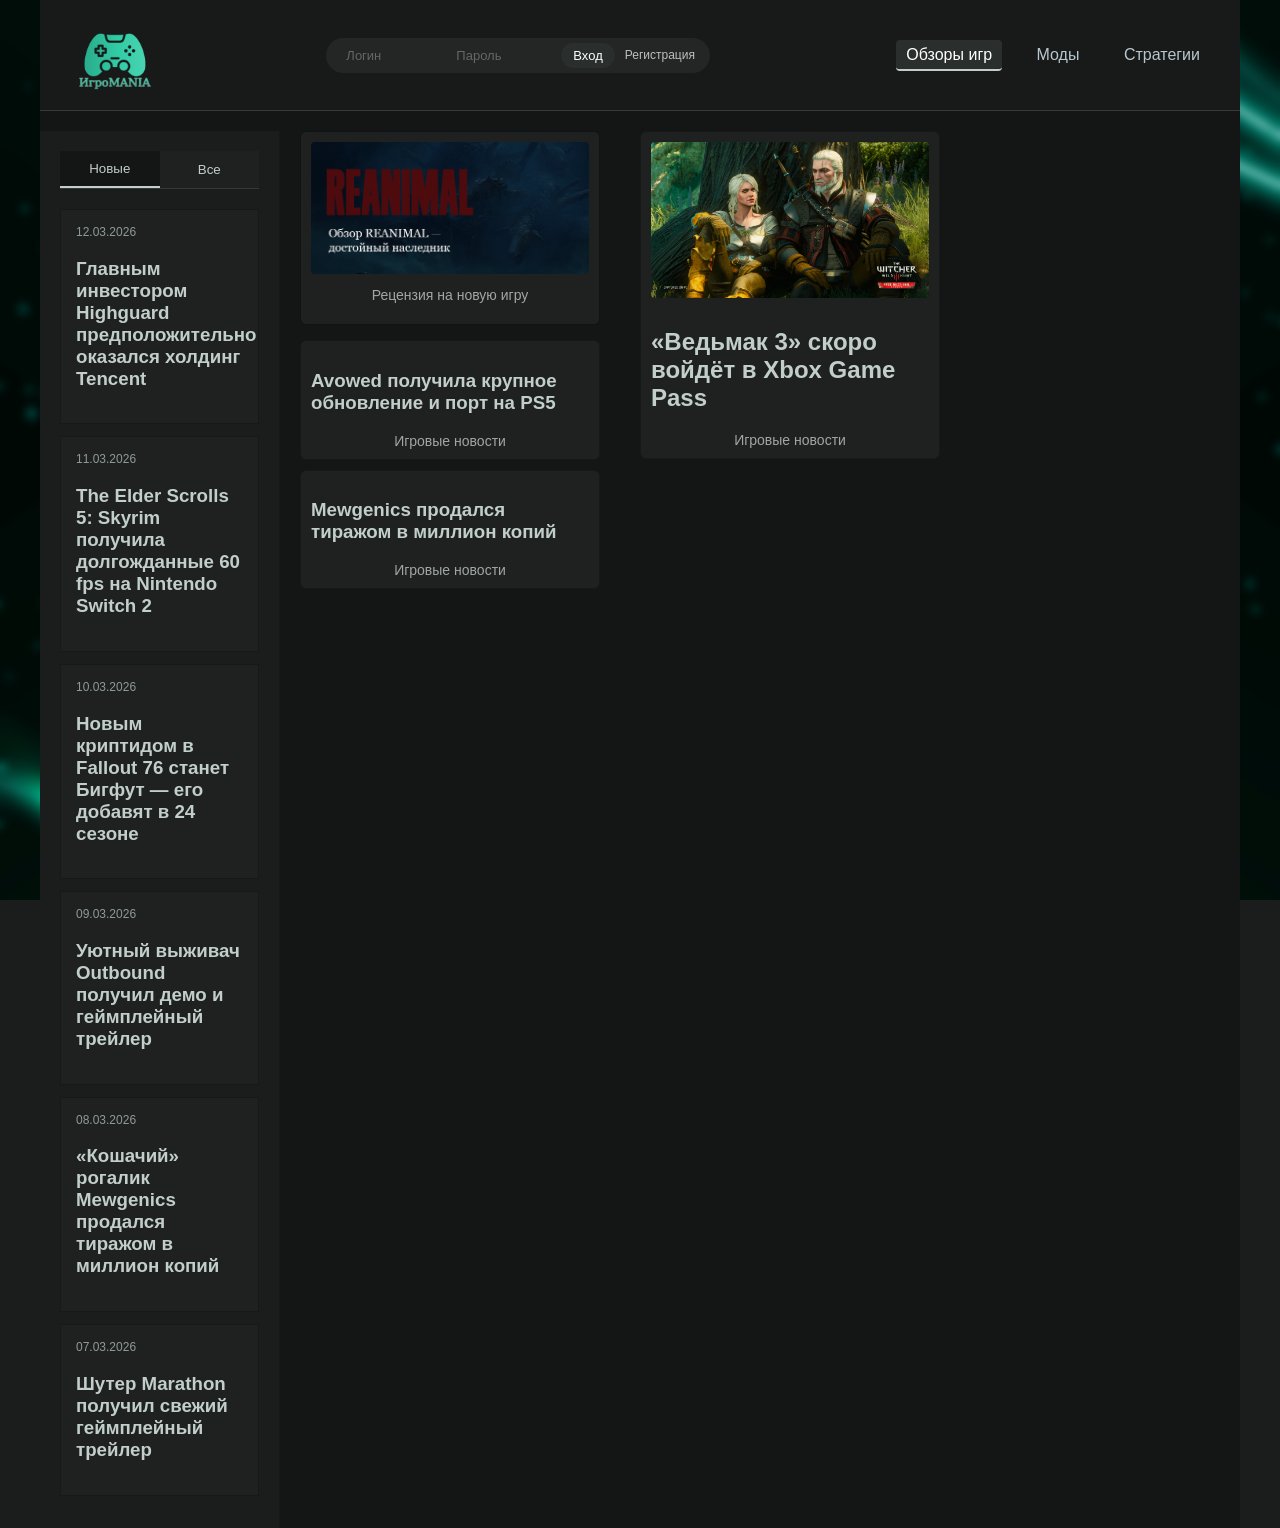
<file: index.html>
<!DOCTYPE html>
<html lang="ru">
<head>
    <meta charset="UTF-8">
    <meta name="viewport" content="width=device-width, initial-scale=1.0">
    <title>ИгроМания — новости, обзоры и моды игр</title>
    <meta name="description" content="ИгроМания — сайт с игровыми новостями, обзорами игр, модами и стратегиями.">
    <link rel="stylesheet" href="style.css">
</head>
<body>
    <div class="wrapper">
        <header class="header">
    <div class="header-left">
        <a href="index.html" class="logo-link">
            <img src="images/logo.png" alt="ИгроМания" class="logo-img">
        </a>
    </div>

    <div class="header-center">
        <div class="auth-box">
            <input type="text" placeholder="Логин" class="auth-input">
            <input type="password" placeholder="Пароль" class="auth-input">
            <button class="auth-btn">Вход</button>
            <a href="#" class="reg-link">Регистрация</a>
        </div>
    </div>
    
    <div class="header-right">
        <nav class="nav">
            <a href="index.html" class="nav-link active">Обзоры игр</a>
            <a href="mods.html" class="nav-link">Моды</a>
            <a href="guides.html" class="nav-link">Стратегии</a>
        </nav>
        <button class="menu-toggle">&#9776;</button>
    </div>
</header>

       <!-- Мобильное меню -->
<div class="mobile-sidebar" style="display: none;">
    <div class="news-tabs">
        <button id="newBtnMobile" class="tab active">Новые</button>
        <button class="close-mobile-sidebar">&#10005;</button> 
        <button id="allBtnMobile" class="tab">Все</button>
    </div>
    
    <div class="mobile-auth">
        <input type="text" placeholder="Логин" class="auth-input-mobile">
        <input type="password" placeholder="Пароль" class="auth-input-mobile">
        <button class="auth-btn-mobile">Вход</button>
    </div>

    <nav class="mobile-nav" style="display: flex; flex-direction: column; gap: 15px; padding: 20px;">
        <a href="index.html" style="color: white; text-decoration: none; font-size: 20px;">Обзоры игр</a>
        <a href="mods.html" style="color: white; text-decoration: none; font-size: 20px;">Моды</a>
        <a href="guides.html" style="color: white; text-decoration: none; font-size: 20px;">Стратегии</a>
    </nav>
    <section id="newsContainerMobile"></section>
</div>

        <div class="container">
            <!-- Левая панель (ПК) -->
            <aside class="sidebar">
                <div class="news-tabs">
                    <button id="newBtn" class="tab active">Новые</button>
                    <button id="allBtn" class="tab">Все</button>
                </div>
                <section id="newsContainer">
                    <article class="sidebar-item">
                        <div class="news-date">12.03.2026</div>
                        <h3>Главным инвестором Highguard предположительно оказался холдинг Tencent</h3>
                    </article>
                    <article class="sidebar-item">
                        <div class="news-date">11.03.2026</div>
                        <h3>The Elder Scrolls 5: Skyrim получила долгожданные 60 fps на Nintendo Switch 2</h3>
                    </article>
                    <article class="sidebar-item">
                        <div class="news-date">10.03.2026</div>
                        <h3>Новым криптидом в Fallout 76 станет Бигфут — его добавят в 24 сезоне</h3>
                    </article>
                    <article class="sidebar-item">
                        <div class="news-date">09.03.2026</div>
                        <h3>Уютный выживач Outbound получил демо и геймплейный трейлер</h3>
                    </article>
                    <article class="sidebar-item">
                        <div class="news-date">08.03.2026</div>
                        <h3>«Кошачий» рогалик Mewgenics продался тиражом в миллион копий</h3>
                    </article>
                    <article class="sidebar-item">
                        <div class="news-date">07.03.2026</div>
                        <h3>Шутер Marathon получил свежий геймплейный трейлер</h3>
                    </article>
                </section>
            </aside>

            <!-- Основная часть -->
            <main class="main-content">
                <div class="left-column">
                    <a href="reanimal_review.html" class="main-article-link">
                        <article class="main-article">
                            <img src="images/main_article.png" alt="Рецензия на ReAnimal">
                            <h2 class="article-title">Рецензия на новую игру</h2>
                        </article>
                    </a>

                    <section class="bottom-cards">
                        <article class="card">
                            <h3>Avowed получила крупное обновление и порт на PS5</h3>
                            <div class="card-title">Игровые новости</div>
                        </article>
                        <article class="card">
                            <h3>Mewgenics продался тиражом в миллион копий</h3>
                            <div class="card-title">Игровые новости</div>
                        </article>
                    </section>
                </div>

                <div class="right-column">
                    <article class="top-card">
                        <img src="images/witcher3.png" alt="Ведьмак 3">
                        <h2>«Ведьмак 3» скоро войдёт в Xbox Game Pass</h2>
                        <div class="card-title">Игровые новости</div>
                    </article>
                </div>
            </main>
        </div>
    </div>

    <script src="script.js"></script>
</body>
</html>
</file>
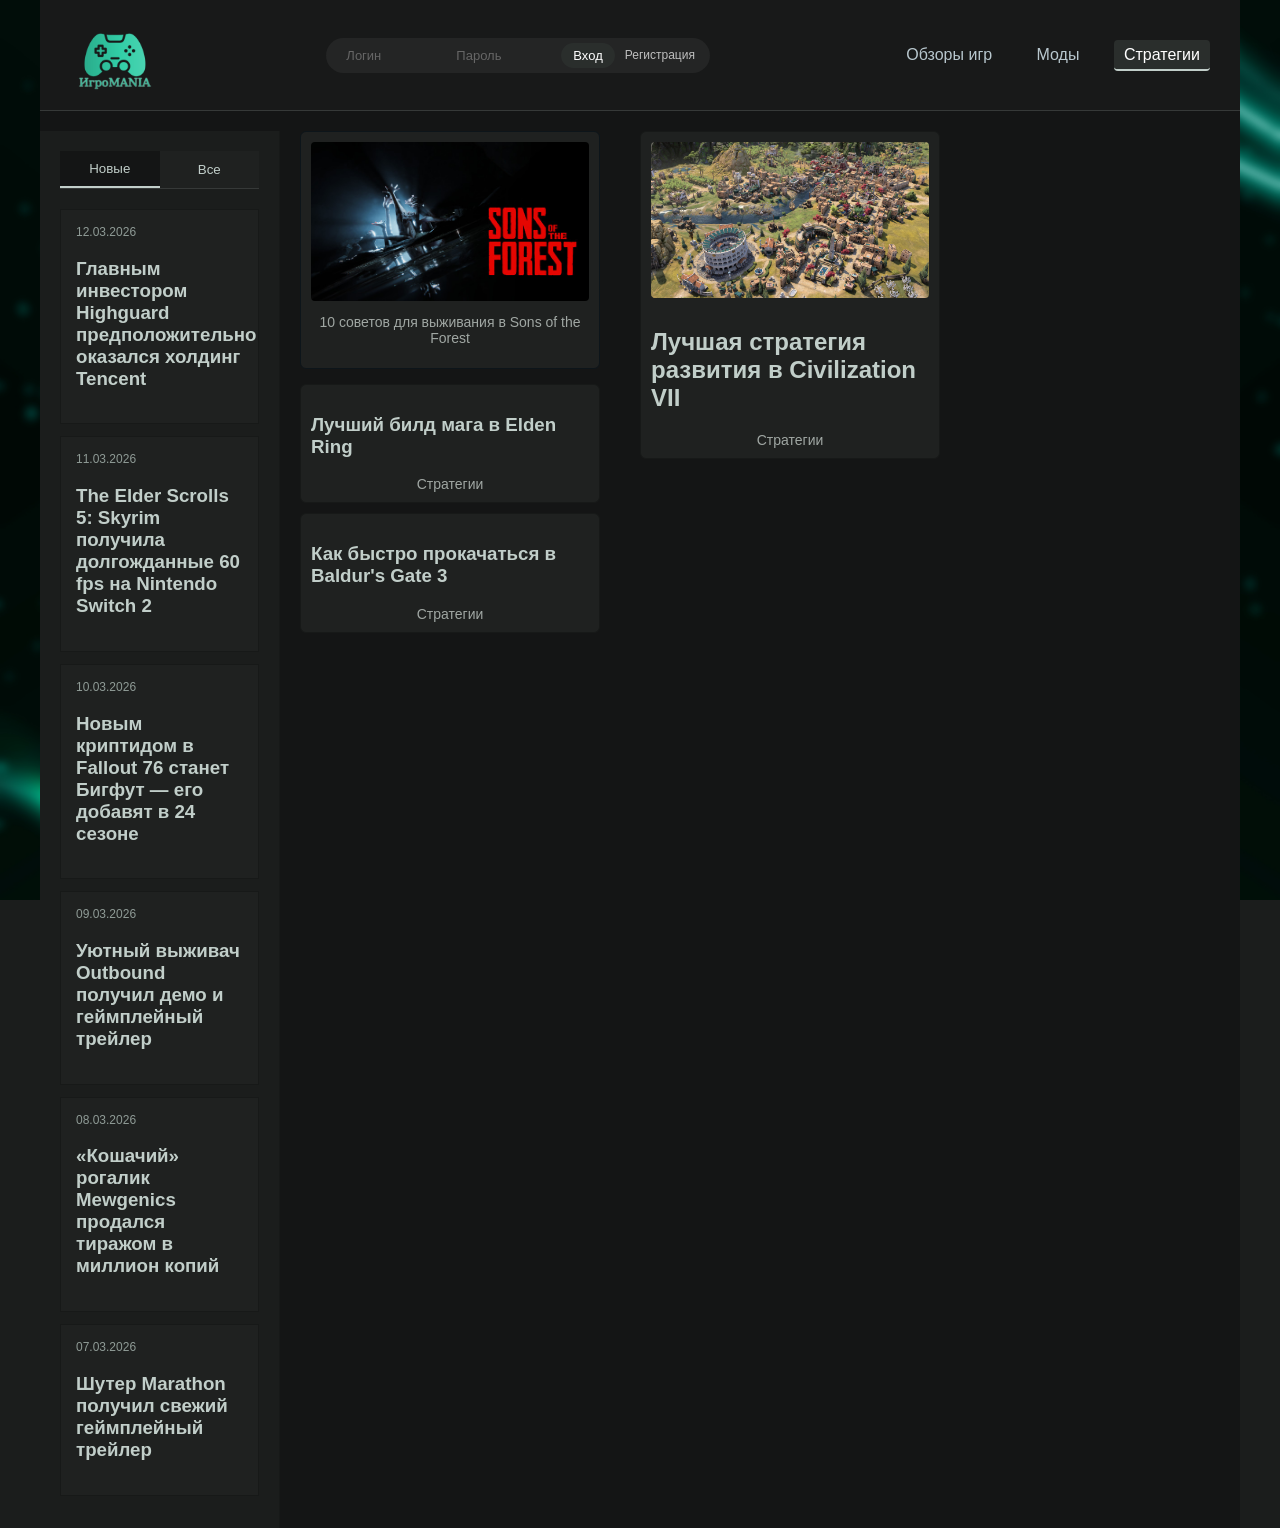
<file: guides.html>
<!DOCTYPE html>
<html lang="ru">
<head>
    <meta charset="UTF-8">
    <meta name="viewport" content="width=device-width, initial-scale=1.0">
    <title>ИгроМания — стратегии игр</title>
    <link rel="stylesheet" href="style.css">
</head>
<body>
<div class="wrapper">
    <header class="header">
        <div class="header-left"><a href="index.html" class="logo-link"><img src="images/logo.png" alt="ИгроМания" class="logo-img"></a></div>
        <div class="header-center">
            <div class="auth-box"><input type="text" placeholder="Логин" class="auth-input"><input type="password" placeholder="Пароль" class="auth-input"><button class="auth-btn">Вход</button><a href="#" class="reg-link">Регистрация</a></div>
        </div>
        <div class="header-right">
            <nav class="nav">
                <a href="index.html" class="nav-link">Обзоры игр</a>
                <a href="mods.html" class="nav-link">Моды</a>
                <a href="guides.html" class="nav-link active">Стратегии</a>
            </nav>
            <button class="menu-toggle">&#9776;</button>
        </div>
    </header>

    <div class="mobile-sidebar" style="display: none;">
        <div class="news-tabs"><button id="newBtnMobile" class="tab active">Новые</button><button class="close-mobile-sidebar">&#10005;</button><button id="allBtnMobile" class="tab">Все</button></div>
        <div class="mobile-auth"><input type="text" placeholder="Логин" class="auth-input"><input type="password" placeholder="Пароль" class="auth-input"><button class="auth-btn">Вход</button></div>
        <nav class="mobile-nav" style="display: flex; flex-direction: column; gap: 15px; padding: 20px;">
            <a href="index.html" style="color: white; text-decoration: none; font-size: 20px;">Обзоры игр</a>
            <a href="mods.html" style="color: white; text-decoration: none; font-size: 20px;">Моды</a>
            <a href="guides.html" style="color: #c1cec9; text-decoration: none; font-size: 20px;">Стратегии</a>
        </nav>
        <section id="newsContainerMobile"></section>
    </div>

    <div class="container">
        <aside class="sidebar"><div class="news-tabs"><button id="newBtn" class="tab active">Новые</button><button id="allBtn" class="tab">Все</button></div><section id="newsContainer"></section></aside>
        <main class="main-content">
            <div class="left-column">
                <article class="main-article"><img src="images/sons.jpg" alt="Sons of the Forest"><h2 class="article-title">10 советов для выживания в Sons of the Forest</h2></article>
                <section class="bottom-cards">
                    <article class="card"><h3>Лучший билд мага в Elden Ring</h3><div class="card-title">Стратегии</div></article>
                    <article class="card"><h3>Как быстро прокачаться в Baldur's Gate 3</h3><div class="card-title">Стратегии</div></article>
                </section>
            </div>
            <div class="right-column"><article class="top-card"><img src="images/civilization.jpg" alt="Civilization VII"><h2>Лучшая стратегия развития в Civilization VII</h2><div class="card-title">Стратегии</div></article></div>
        </main>
    </div>
</div>
<script src="script.js"></script>
</body>
</html>
</file>
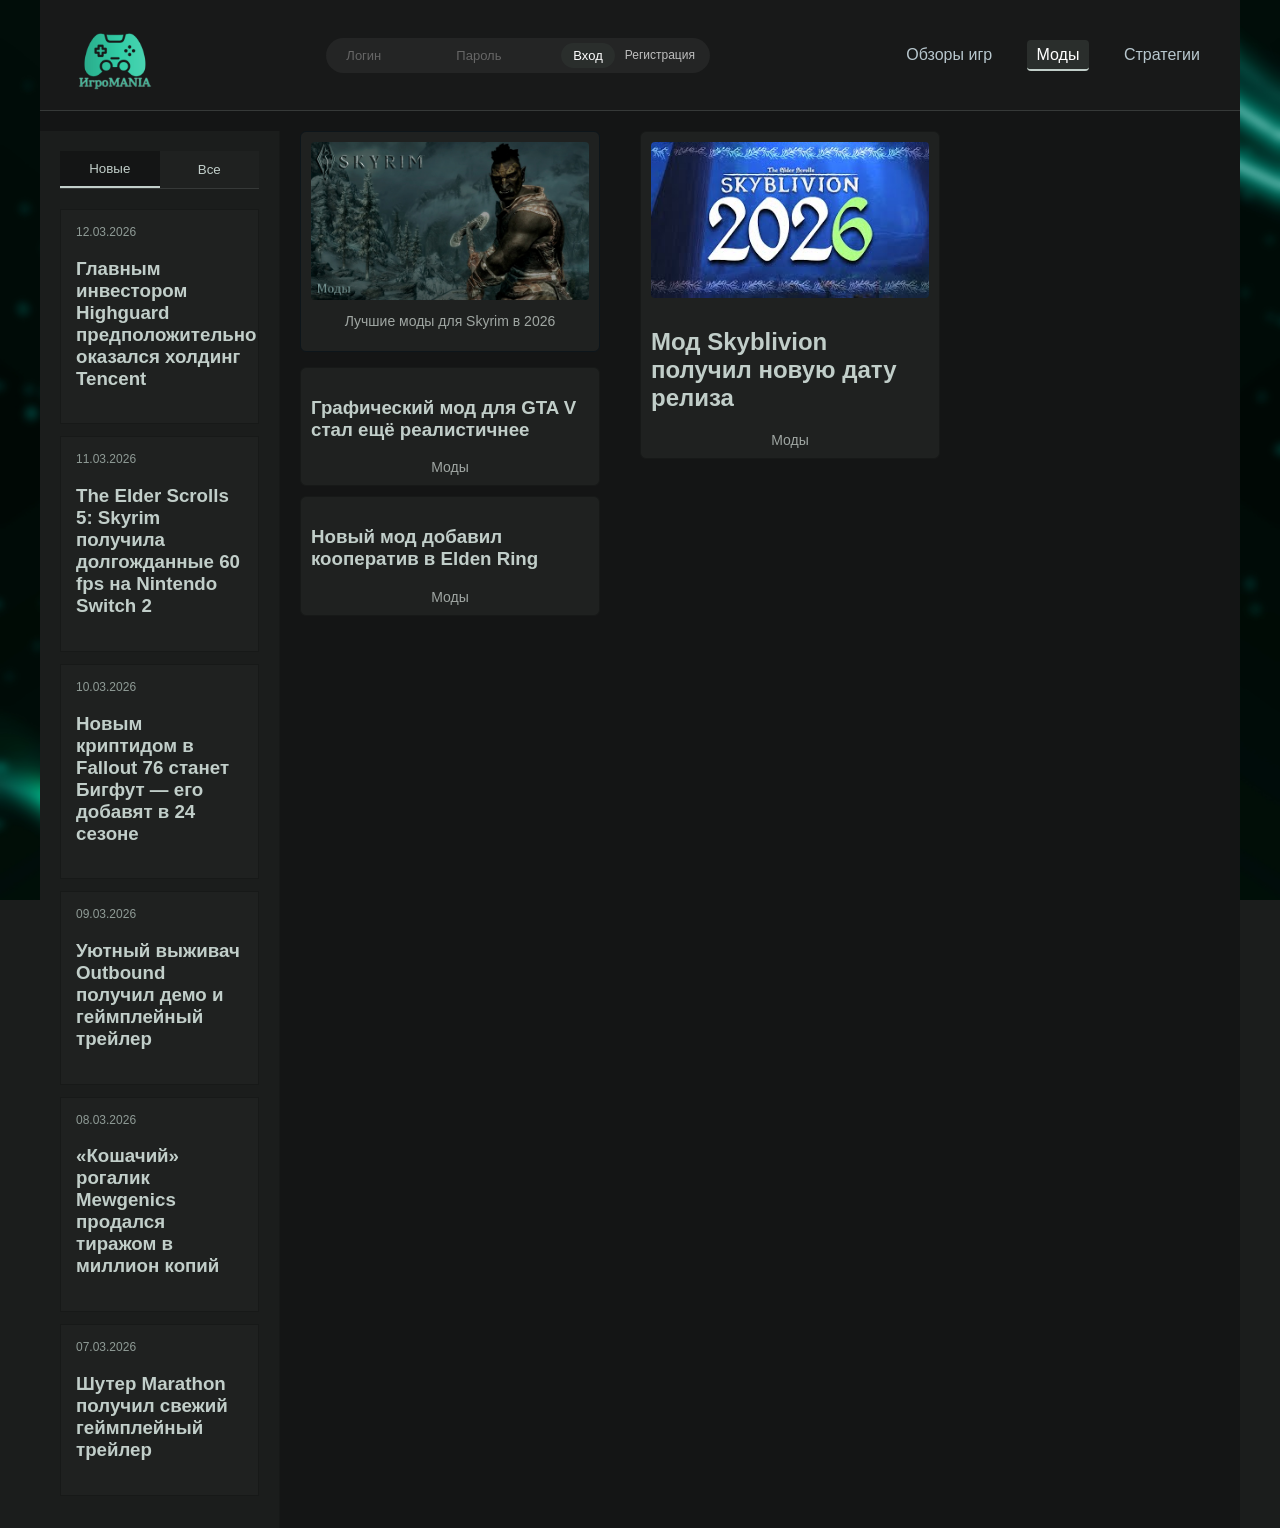
<file: mods.html>
<!DOCTYPE html>
<html lang="ru">
<head>
    <meta charset="UTF-8">
    <meta name="viewport" content="width=device-width, initial-scale=1.0">
    <title>ИгроМания — моды игр</title>
    <link rel="stylesheet" href="style.css">
</head>
<body>

<div class="wrapper">
    <header class="header">
        <div class="header-left">
            <a href="index.html" class="logo-link"><img src="images/logo.png" alt="ИгроМания" class="logo-img"></a>
        </div>
        <div class="header-center">
            <div class="auth-box">
                <input type="text" placeholder="Логин" class="auth-input"><input type="password" placeholder="Пароль" class="auth-input"><button class="auth-btn">Вход</button><a href="#" class="reg-link">Регистрация</a>
            </div>
        </div>
        <div class="header-right">
            <nav class="nav">
                <a href="index.html" class="nav-link">Обзоры игр</a>
                <a href="mods.html" class="nav-link active">Моды</a>
                <a href="guides.html" class="nav-link">Стратегии</a>
            </nav>
            <button class="menu-toggle">&#9776;</button>
        </div>
    </header>

    <div class="mobile-sidebar" style="display: none;">
        <div class="news-tabs">
            <button id="newBtnMobile" class="tab active">Новые</button><button class="close-mobile-sidebar">&#10005;</button><button id="allBtnMobile" class="tab">Все</button>
        </div>
        <div class="mobile-auth">
            <input type="text" placeholder="Логин" class="auth-input"><input type="password" placeholder="Пароль" class="auth-input"><button class="auth-btn">Вход</button>
        </div>
        <nav class="mobile-nav" style="display: flex; flex-direction: column; gap: 15px; padding: 20px;">
            <a href="index.html" style="color: white; text-decoration: none; font-size: 20px;">Обзоры игр</a>
            <a href="mods.html" style="color: #c1cec9; text-decoration: none; font-size: 20px;">Моды</a>
            <a href="guides.html" style="color: white; text-decoration: none; font-size: 20px;">Стратегии</a>
        </nav>
        <section id="newsContainerMobile"></section>
    </div>

    <div class="container">
        <aside class="sidebar">
            <div class="news-tabs"><button id="newBtn" class="tab active">Новые</button><button id="allBtn" class="tab">Все</button></div>
            <section id="newsContainer"></section>
        </aside>
        <main class="main-content">
            <div class="left-column">
                <article class="main-article"><img src="images/skyrim.jpg" alt="Skyrim моды"><h2 class="article-title">Лучшие моды для Skyrim в 2026</h2></article>
                <section class="bottom-cards">
                    <article class="card"><h3>Графический мод для GTA V стал ещё реалистичнее</h3><div class="card-title">Моды</div></article>
                    <article class="card"><h3>Новый мод добавил кооператив в Elden Ring</h3><div class="card-title">Моды</div></article>
                </section>
            </div>
            <div class="right-column"><article class="top-card"><img src="images/sky.jpg" alt="Skyblivion мод"><h2>Мод Skyblivion получил новую дату релиза</h2><div class="card-title">Моды</div></article></div>
        </main>
    </div>
</div>
<script src="script.js"></script>
</body>
</html>
</file>
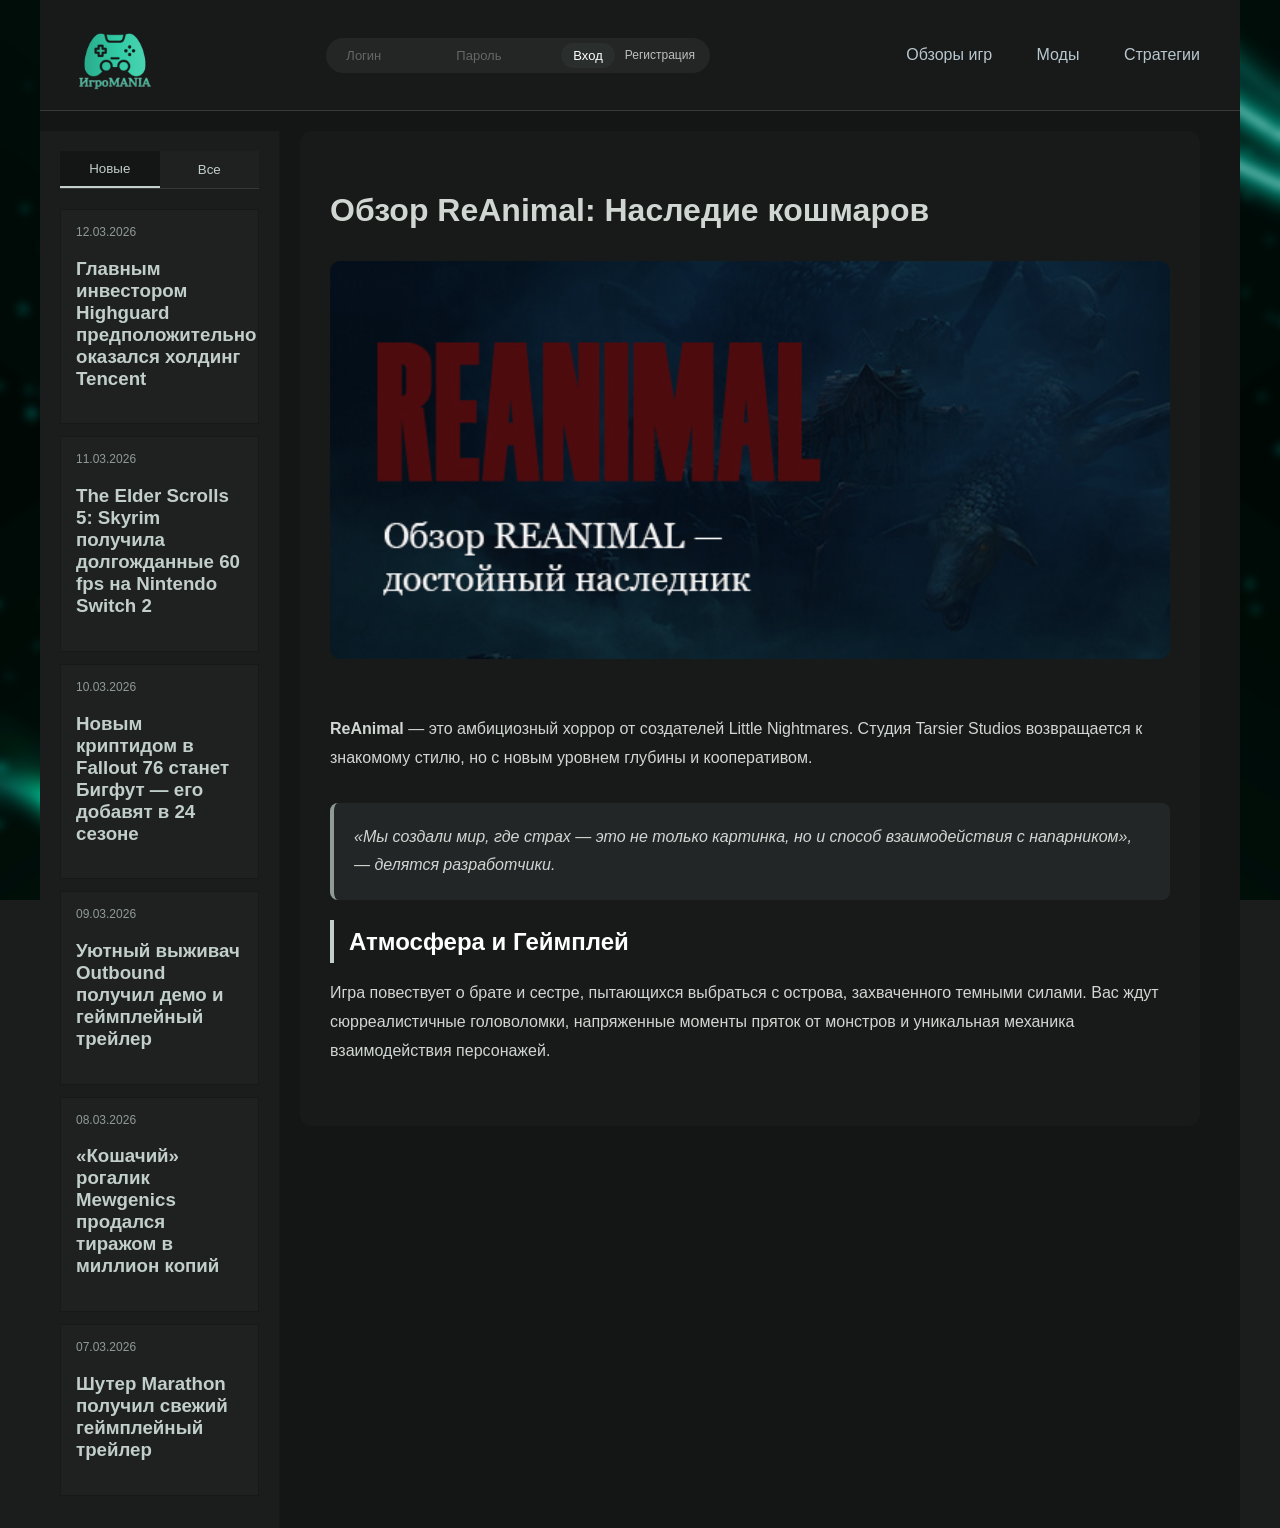
<file: reanimal_review.html>
<!DOCTYPE html>
<html lang="ru">
<head>
    <meta charset="UTF-8">
    <meta name="viewport" content="width=device-width, initial-scale=1.0">
    <title>ReAnimal — Обзор игры</title>
    <link rel="stylesheet" href="style.css">
    <style>
        /* Стили специально для оформления статьи внутри контента */
        .review-container {
            background: #181919;
            padding: 30px;
            border-radius: 12px;
            color: #d0d6d2;
            line-height: 1.8;
            max-width: 900px;
        }
        .review-image { width: 100%; border-radius: 10px; margin-bottom: 30px; }
        .review-section { margin-bottom: 30px; }
        .review-section h2 { color: #fff; border-left: 4px solid #c1cec9; padding-left: 15px; margin-bottom: 15px; }
        .highlight { background: #232626; padding: 20px; border-radius: 8px; font-style: italic; border-left: 4px solid #8f9b96; margin-bottom: 20px;}
    </style>
</head>
<body>
<div class="wrapper">
    <header class="header">
        <div class="header-left"><a href="index.html" class="logo-link"><img src="images/logo.png" alt="ИгроМания" class="logo-img"></a></div>
        <div class="header-center">
            <div class="auth-box"><input type="text" placeholder="Логин" class="auth-input"><input type="password" placeholder="Пароль" class="auth-input"><button class="auth-btn">Вход</button><a href="#" class="reg-link">Регистрация</a></div>
        </div>
        <div class="header-right">
            <nav class="nav">
                <a href="index.html" class="nav-link">Обзоры игр</a>
                <a href="mods.html" class="nav-link">Моды</a>
                <a href="guides.html" class="nav-link">Стратегии</a>
            </nav>
            <button class="menu-toggle">&#9776;</button>
        </div>
    </header>

    <div class="mobile-sidebar" style="display: none;">
        <div class="news-tabs"><button id="newBtnMobile" class="tab active">Новые</button><button class="close-mobile-sidebar">&#10005;</button><button id="allBtnMobile" class="tab">Все</button></div>
        <div class="mobile-auth"><input type="text" placeholder="Логин" class="auth-input"><input type="password" placeholder="Пароль" class="auth-input"><button class="auth-btn">Вход</button></div>
        <nav class="mobile-nav" style="display: flex; flex-direction: column; gap: 15px; padding: 20px;"><a href="index.html" style="color: white; text-decoration: none; font-size: 20px;">Обзоры игр</a><a href="mods.html" style="color: white; text-decoration: none; font-size: 20px;">Моды</a><a href="guides.html" style="color: white; text-decoration: none; font-size: 20px;">Стратегии</a></nav>
        <section id="newsContainerMobile"></section>
    </div>

    <div class="container">
        <aside class="sidebar"><div class="news-tabs"><button id="newBtn" class="tab active">Новые</button><button id="allBtn" class="tab">Все</button></div><section id="newsContainer"></section></aside>
        
        <main class="main-content">
            <div class="review-container">
                <h1>Обзор ReAnimal: Наследие кошмаров</h1>
                <img src="images/main_article.png" alt="Re_Animal обзор" class="review-image">
                
                <div class="review-section">
                    <p><strong>ReAnimal</strong> — это амбициозный хоррор от создателей Little Nightmares. Студия Tarsier Studios возвращается к знакомому стилю, но с новым уровнем глубины и кооперативом.</p>
                </div>

                <div class="highlight">
                    «Мы создали мир, где страх — это не только картинка, но и способ взаимодействия с напарником», — делятся разработчики.
                </div>

                <div class="review-section">
                    <h2>Атмосфера и Геймплей</h2>
                    <p>Игра повествует о брате и сестре, пытающихся выбраться с острова, захваченного темными силами. Вас ждут сюрреалистичные головоломки, напряженные моменты пряток от монстров и уникальная механика взаимодействия персонажей.</p>
                </div>
            </div>
        </main>
    </div>
</div>
<script src="script.js"></script>
</body>
</html>
</file>
<file: style.css>
/* Стили для логотипа */
.logo a {
    display: flex;
    align-items: center;
    text-decoration: none;
}

.logo-img {
    height: 90px;
    width: auto;  /* Пропорции сохранятся автоматически */
    display: block;
    transition: transform 0.3s ease; /* Мягкий эффект при наведении */
}

.logo-img:hover {
    transform: scale(1.05); /* Легкое увеличение при наведении */
}

/* Убираем лишние отступы у h1, если решил его оставить */
.logo {
    margin: 0;
    padding: 0;
    display: flex;
    align-items: center;
}

/* ===== Плавный переход страницы ===== */
body {
    opacity: 0;
    transform: translateY(20px);
    transition: opacity 0.6s ease, transform 0.6s ease;
}

body.loaded {
    opacity: 1;
    transform: translateY(0);
}

/* ===== Контейнер ===== */
.wrapper {
    width: 1200px;
    margin: 0 auto;
    background-color: #141515;
    min-height: 100vh;
    display: flex;
    flex-direction: column;
    transition: transform 0.6s ease, opacity 0.6s ease;
}

/* ===== Общие стили ===== */
body {
    margin: 0;
    font-family: Arial, sans-serif;
    background-image: url("images/background_blur.jpg");
    background-color: #1b1d1c;
    background-size: cover;
    background-position: center;
    background-attachment: fixed;
}

/* ===== Header ===== */
.header {
    display: flex;
    justify-content: space-between;
    align-items: center;
    padding: 15px 30px;
    background-color: #181919;
    color: #ffffff;
    border-bottom: 1px solid #363938;
}

.logo {
    font-size: 22px;
    font-weight: bold;
}

.nav a {
    color: #b8c7ce;
    text-decoration: none;
    margin-left: 20px;
    padding: 6px 10px;
    border-radius: 4px;
    transition: 0.2s;
}

.nav a:hover {
    color: white;
    background: #232626;
}

.nav a.active {
    color: white;
    background: #2a2e2c;
    border-bottom: 2px solid #c1cec9;
}

/* ===== Контент ===== */
.container {
    display: flex;
    flex: 1;
    padding-top: 20px;
    gap: 20px;
}

/* ===== Левая панель ===== */
.sidebar {
    width: 20%;
    background-color: #1b1d1c;
    padding: 20px;
    border-right: 1px solid #171918;
    display: flex;
    flex-direction: column;
}

/* Кнопки "Новые / Все" */
.news-tabs {
    display: flex;
    margin-bottom: 20px;
    border-bottom: 1px solid #363938;
}

.tab {
    flex: 1;
    padding: 10px;
    background-color: #1f2120;
    color: #c1cec9;
    border: none;
    cursor: pointer;
}

.tab.active {
    background-color: #141515;
    border-bottom: 2px solid #c1cec9;
}

/* Новости в левой панели */
.sidebar-item {
    background-color: #1f2120;
    padding: 15px;
    margin-bottom: 12px;
    color: #c1cec9;
    border: 1px solid #171918;
    transition: transform 0.2s ease, box-shadow 0.2s ease;
}

.sidebar-item:hover {
    transform: translateY(-2px);
    box-shadow: 0 4px 12px rgba(0,0,0,0.3);
}

.news-date {
    font-size: 12px;
    color: #8f9b96;
    margin-bottom: 6px;
}

/* Центральная часть */
.main-content {
    display: flex;
    gap: 40px;
    align-items: flex-start;
}

/* Левая колонка */
.left-column {
    display: flex;
    flex-direction: column;
    gap: 15px;
}

/* Правая колонка */
.right-column {
    display: flex;
    flex-direction: column;
    gap: 15px;
}

/* Главная статья */
.main-article {
    background-color: #1f2120;
    border: 1px solid #0d151a;
    border-radius: 6px;
    padding: 10px;
    display: flex;
    flex-direction: column;
    align-items: center;
    width: 300px;
    transition: transform 0.3s ease, box-shadow 0.3s ease;
}

.main-article img {
    width: 100%;
    height: auto;
    margin-bottom: 8px;
    border-radius: 4px;
}

.article-title {
    color: #a0a7a3;
    font-weight: normal;
    text-align: center;
    font-size: 14px;
    margin-top: 5px;
}

.main-article:hover {
    transform: translateY(-4px);
    box-shadow: 0 6px 15px rgba(0,0,0,0.3);
}

/* Нижние карточки */
.bottom-cards {
    display: flex;
    flex-direction: column;
    gap: 10px;
}

.bottom-cards .card {
    width: 300px;
    background-color: #1f2120;
    border: 1px solid #171918;
    border-radius: 6px;
    padding: 10px;
    color: #c1cec9;
}

.bottom-cards .card-title {
    color: #a0a7a3;
    font-weight: normal;
    text-align: center;
    font-size: 14px;
    margin-top: 5px;
}

/* Правая карточка */
.top-card {
    width: 300px;
    background-color: #1f2120;
    border: 1px solid #171918;
    border-radius: 6px;
    padding: 10px;
    color: #c1cec9;
}

.top-card img {
    width: 100%;
    height: auto;
    margin-bottom: 6px;
    border-radius: 4px;
}

.top-card .card-title {
    color: #a0a7a3;
    font-weight: normal;
    text-align: center;
    font-size: 14px;
    margin-top: 5px;
}

/* ReAnimal ссылка */
.main-article-link {
    display: inline-block;
    text-decoration: none;
    transition: transform 0.2s ease, box-shadow 0.2s ease;
}

.main-article-link:hover {
    transform: scale(1.03);
    box-shadow: 0 4px 15px rgba(0,0,0,0.4);
}

.main-article-link .article-title {
    color: #a0a7a3;
}

.main-article-link:hover .article-title {
    color: #ffffff;
}

/* Мобильное меню */
.menu-toggle {
    display: none;
    font-size: 28px;
    background: none;
    border: none;
    color: #fff;
    cursor: pointer;
}

.mobile-sidebar {
    display: none;
    position: fixed;
    top: 0;
    left: 0;
    width: 100%;
    height: 100%;
    background: #1b1d1c;
    z-index: 1000;
    padding: 20px;
    overflow-y: auto;
}

.close-mobile-sidebar {
    font-size: 28px;
    background: none;
    border: none;
    color: #fff;
    cursor: pointer;
    float: right;
    margin-bottom: 10px;
}

/* Мобильный адаптив */
@media (max-width: 768px) {
    .wrapper { width: 100%; }
    .container { flex-direction: column; gap: 0; padding: 10px; }
    .sidebar { display: none; width: 100%; border-right: none; }
    .main-content { flex-direction: column; gap: 20px; }
    .main-article, .bottom-cards .card, .top-card { width: 100%; padding: 8px; }
    .sidebar-item { padding: 10px; font-size: 14px; }
    .article-title { font-size: 13px; }
    .bottom-cards .card-title, .top-card .card-title { font-size: 12px; }
    .menu-toggle { display: block; }
}


/* Мобильное меню */
.mobile-sidebar {
    display: none;
    position: fixed; /* уже есть */
    top: 0; left: 0;
    width: 100%;
    height: 100%;
    background: #1b1d1c;
    z-index: 1000;
    padding: 20px;
    overflow-y: auto;
}

.close-mobile-sidebar {
    position: absolute; /* фиксируем относительно мобильного меню */
    top: 20px;          /* отступ сверху */
    right: 20px;        /* отступ справа */
    font-size: 28px;
    background: none;
    border: none;
    color: #fff;
    cursor: pointer;
    z-index: 1010;      /* чтобы была поверх всего */
}

/* Мобильный гамбургер */
.menu-toggle {
    display: none;
    font-size: 28px;
    background: none;
    border: none;
    color: #fff;
    cursor: pointer;
}

@media (max-width: 768px) {
    .menu-toggle { display: block; }
    .sidebar { display: none; }
}

/* Мобильные табы */
.mobile-sidebar .news-tabs {
    display: flex;
    justify-content: space-between; /* кнопки растягиваются с крестиком между */
    align-items: center;
    margin-bottom: 20px;
    border-bottom: 1px solid #363938;
    gap: 5px;
}

/* Крестик между кнопками */
.close-mobile-sidebar {
    font-size: 22px;
    background: none;
    border: none;
    color: #fff;
    cursor: pointer;
    padding: 5px 10px;
    border-radius: 4px;
    transition: background 0.2s ease;
}

.close-mobile-sidebar:hover {
    background: #232626;
}

/* 1. Убираем причину горизонтальной прокрутки */
html, body {
    max-width: 100%;
    overflow-x: hidden; /* Запрещает листать вправо */
}

.wrapper {
    width: 100%; /* Вместо 1200px */
    max-width: 1200px; /* Ограничиваем на ПК */
    margin: 0 auto;
    background-color: #141515;
    min-height: 100vh;
}


/* 3. Адаптивность (для мобильных устройств) */
@media (max-width: 768px) {
    /* Скрываем обычную навигацию, чтобы не накладывалась */
    .nav {
        display: none !important; 
    }

    /* Показываем кнопку бургера */
    .menu-toggle {
        display: block !important;
        font-size: 30px;
        background: none;
        border: none;
        color: white;
        cursor: pointer;
        padding: 5px;
    }

    /* Уменьшаем логотип, чтобы хватило места */
    .logo-img {
        height: 60px;
    }

    /* Исправляем контейнеры, чтобы не вылезали за края */
    .container {
        width: 100%;
        padding: 10px;
        box-sizing: border-box; /* Важно, чтобы padding не расширял блок */
    }

    .main-content, .left-column, .right-column {
        width: 100% !important;
        gap: 20px;
    }
}

.mobile-sidebar {
    display: none; /* Скрыто по умолчанию */
    position: fixed;
    top: 0;
    left: 0;
    width: 100%;
    height: 100%;
    background: #1b1d1c;
    z-index: 9999; /* Самый высокий слой */
    padding: 20px;
    box-sizing: border-box;
    overflow-y: auto;
}

.mobile-nav a {
    padding: 10px;
    border-bottom: 1px solid #363938;
}

/* Полное устранение горизонтального скролла */
html, body {
    width: 100%;
    margin: 0;
    padding: 0;
    overflow-x: hidden; /* Обрезает всё, что вылазит справа */
    position: relative;
}

* {
    box-sizing: border-box; /* Чтобы padding не раздувал блоки */
}

@media (max-width: 768px) {
    .wrapper {
        width: 100% !important;
        overflow-x: hidden;
    }
    
    .container {
        width: 100%;
        margin: 0;
        padding: 10px;
    }

    /* Если картинки или карточки имеют фиксированную ширину, сбрасываем */
    img, .main-article, .card, .top-card {
        max-width: 100%; 
        height: auto;
    }
}







/* Выравнивание элементов в хедере */
.header {
    display: flex;
    justify-content: space-between;
    align-items: center;
    padding: 10px 30px;
    gap: 20px;
}

.header-right {
    display: flex;
    align-items: center;
}

/* Стили формы регистрации/входа */
.header-center {
    flex: 1; /* Занимает доступное пространство в центре */
    display: flex;
    justify-content: center;
}

.auth-box {
    display: flex;
    align-items: center;
    gap: 10px;
    background: rgba(255, 255, 255, 0.05);
    padding: 5px 15px;
    border-radius: 25px;
    border: 1px solid var(--border-color);
}

.auth-input {
    background: transparent;
    border: none;
    border-bottom: 1px solid var(--border-color);
    color: var(--text-color);
    padding: 5px;
    font-size: 13px;
    width: 100px;
    outline: none;
}

.auth-input::placeholder {
    color: #666;
}

.auth-btn {
    background: #2a2e2c;
    color: white;
    border: 1px solid var(--border-color);
    padding: 5px 12px;
    border-radius: 15px;
    cursor: pointer;
    font-size: 13px;
    transition: 0.3s;
}

.auth-btn:hover {
    background: #363938;
    box-shadow: 0 0 10px rgba(193, 206, 201, 0.2);
}

.reg-link {
    font-size: 12px;
    color: var(--text-color);
    text-decoration: none;
    opacity: 0.7;
}

.reg-link:hover {
    opacity: 1;
    text-decoration: underline;
}

/* Скрываем форму на мобилках, чтобы не загромождать */
@media (max-width: 1024px) {
    .header-center {
        display: none;
    }
}

/* Стили для мобильной версии формы */
.mobile-auth {
    display: flex;
    flex-direction: column;
    gap: 10px;
    padding: 20px;
}

.auth-input-mobile {
    background: #2a2e2c;
    border: 1px solid #363938;
    color: white;
    padding: 10px;
    border-radius: 8px;
    width: 100%;
}

.auth-btn-mobile {
    background: #363938;
    color: white;
    border: none;
    padding: 10px;
    border-radius: 8px;
    cursor: pointer;
}

/* На всякий случай убедимся, что форма в десктопном хедере скрыта на малых экранах */
@media (max-width: 900px) {
    .header-center {
        display: none !important;
    }
}

/* Адаптация формы входа */
@media (max-width: 1024px) {
    .header-center { display: none !important; }
}

.mobile-auth {
    display: flex;
    flex-direction: column;
    gap: 10px;
    padding: 20px;
    border-bottom: 1px solid #363938;
}

.mobile-auth .auth-input {
    width: 100%;
    padding: 10px;
    background: #1f2120;
    border: 1px solid #363938;
    color: white;
    border-radius: 5px;
    box-sizing: border-box;
}

.mobile-auth .auth-btn {
    width: 100%;
    padding: 10px;
    background: #2a2e2c;
    color: white;
    border: 1px solid #363938;
    border-radius: 5px;
    cursor: pointer;
}
</file>
